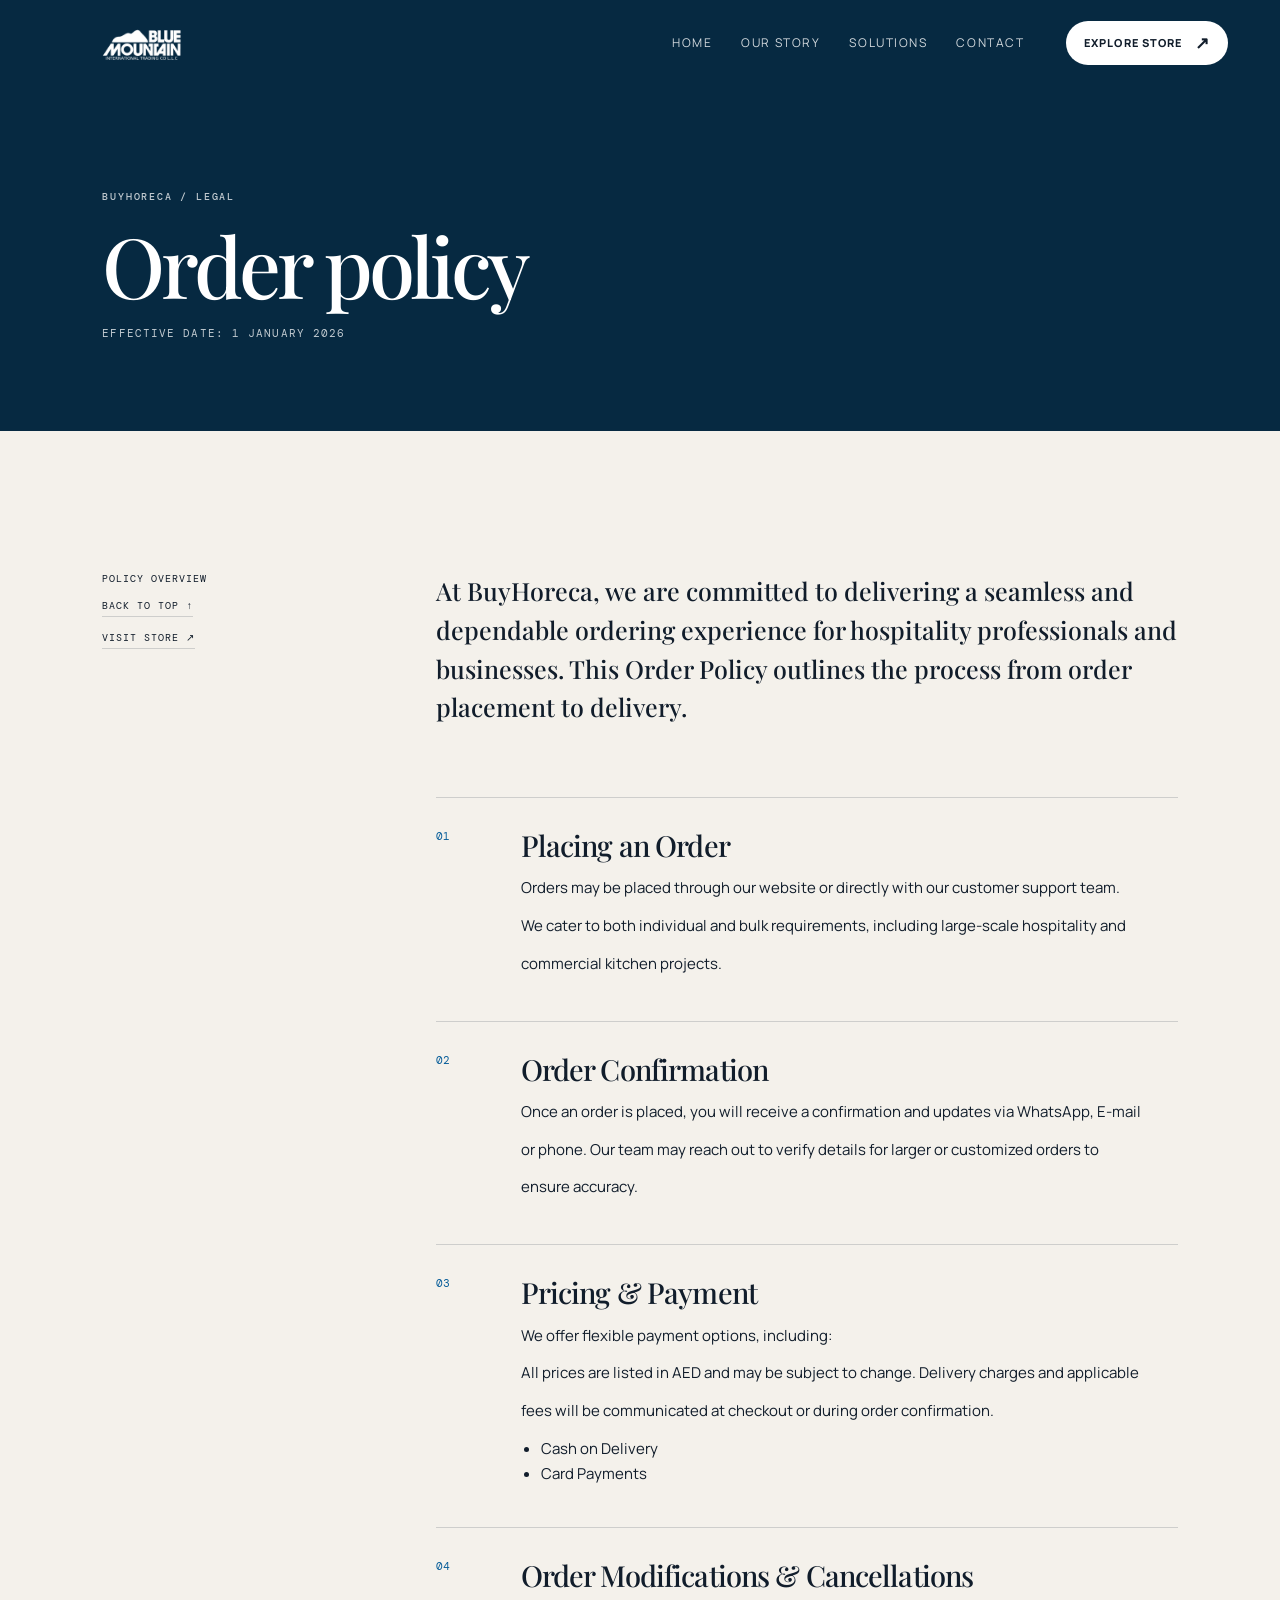
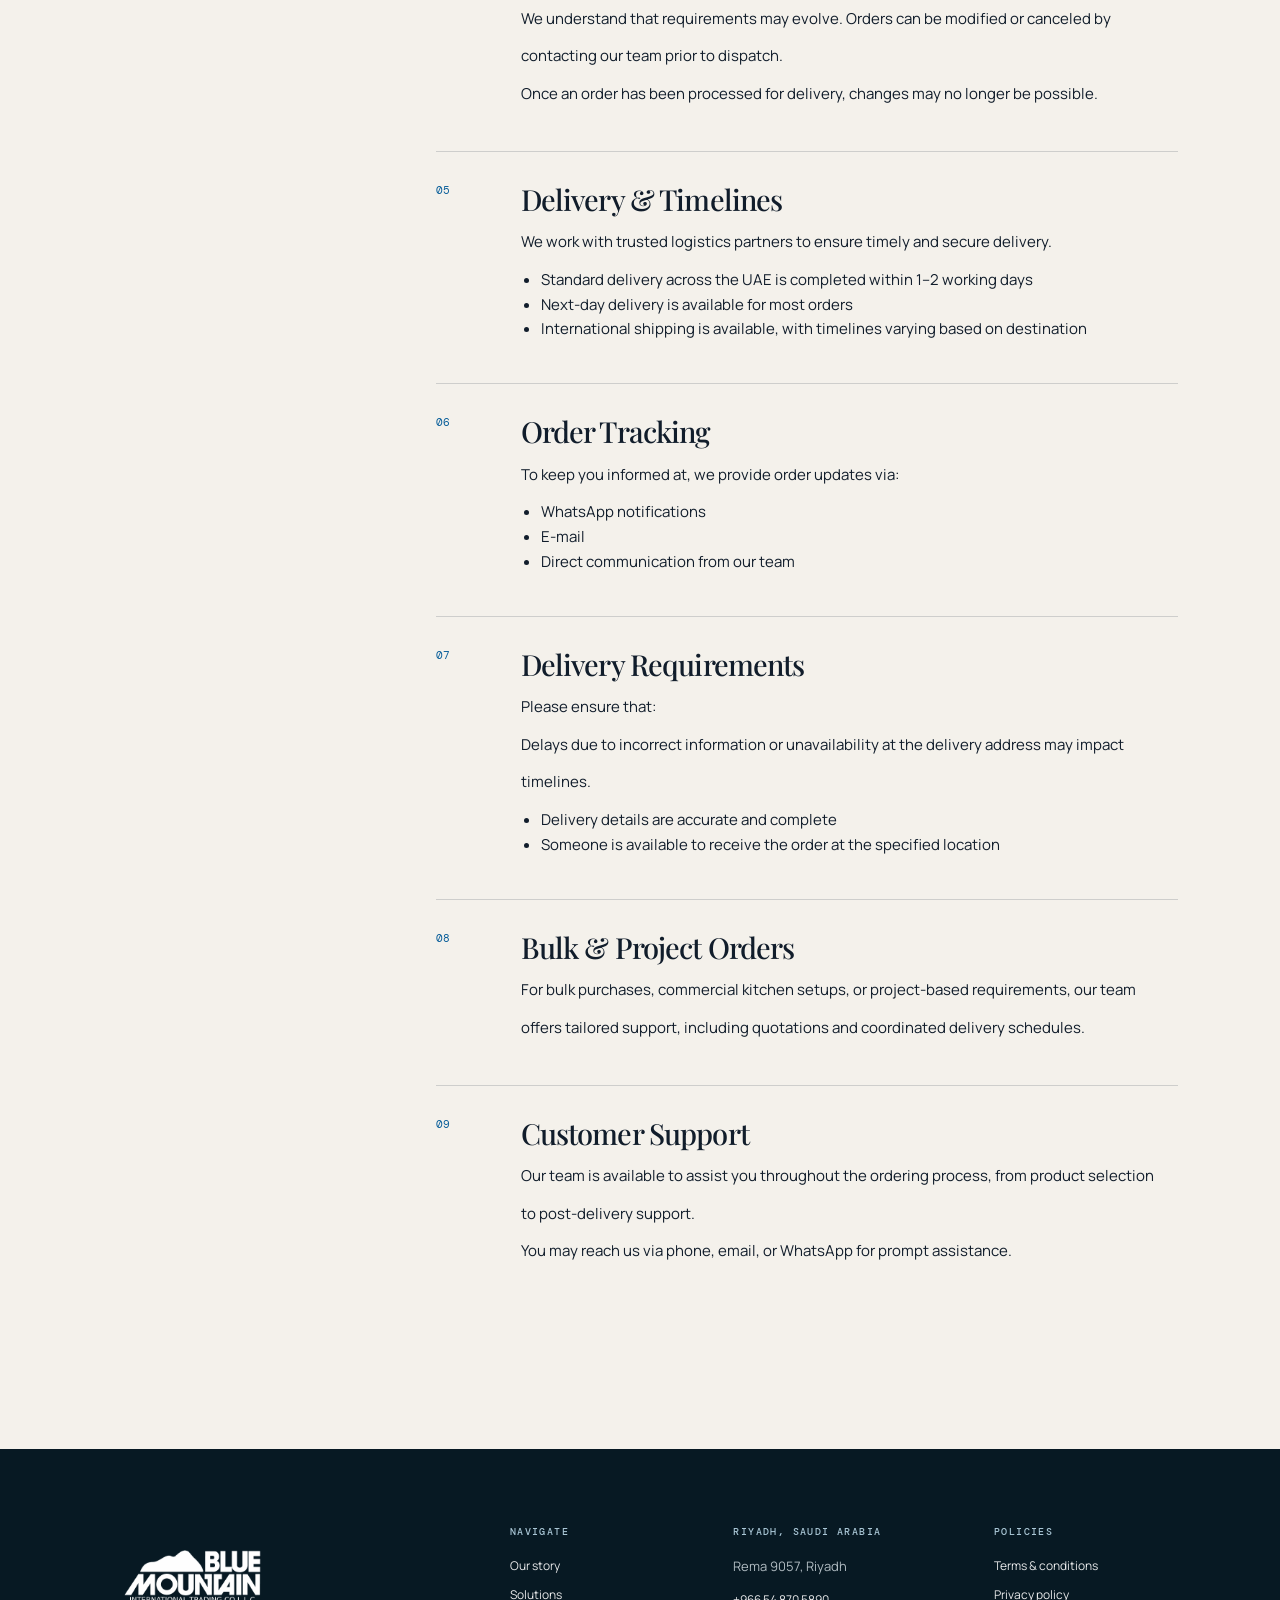
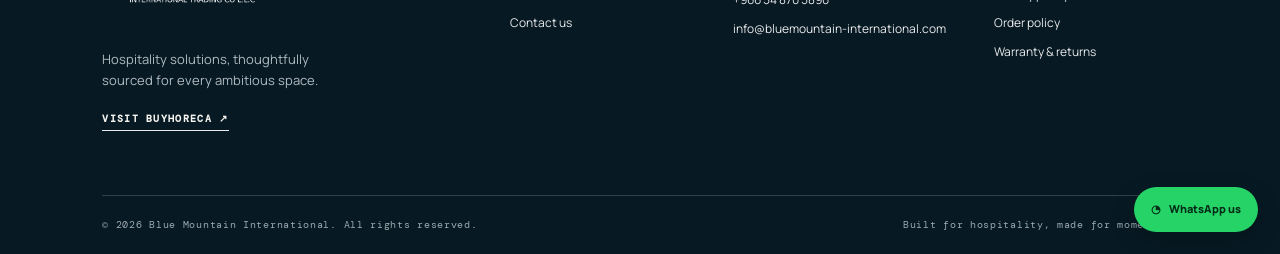
<file: order-policy.html>
<!doctype html><html lang="en"><head><meta charset="UTF-8"><meta name="viewport" content="width=device-width, initial-scale=1.0"><meta name="description" content="Blue Mountain International — Saudi Arabia's trusted hospitality supply partner."><title>Order policy | Blue Mountain International</title><link rel="preconnect" href="https://images.unsplash.com"><link rel="stylesheet" href="styles.css"><script defer src="script.js"></script></head><body class="policy-page"><header class="site-header"><a class="brand" href="index.html" aria-label="Blue Mountain home"><img src="Blue-Moon.png" alt="Blue Mountain International"></a><button class="menu-toggle" aria-label="Open navigation" aria-expanded="false"><span></span><span></span></button><nav class="site-nav"><a href="index.html">Home</a><a href="about.html">Our story</a><a href="solutions.html">Solutions</a><a href="contact.html">Contact</a></nav><a class="header-store magnetic" href="https://mpileb2e040x8x76-73389474075.shopifypreview.com" target="_blank" rel="noopener">Explore store <span>↗</span></a></header><main><section class="policy-hero"><p class="eyebrow">BuyHoreca / Legal</p><h1>Order policy</h1><p>Effective date: 1 January 2026</p></section><section class="policy-content section-pad"><aside><span>Policy overview</span><a href="#top">Back to top ↑</a><a href="https://mpileb2e040x8x76-73389474075.shopifypreview.com" target="_blank" rel="noopener">Visit store ↗</a></aside><div id="top"><p class="policy-intro">At BuyHoreca, we are committed to delivering a seamless and dependable ordering
experience for hospitality professionals and businesses. This Order Policy outlines the
process from order placement to delivery.</p><article class="policy-section"><span>01</span><div><h2>Placing an Order</h2><p>Orders may be placed through our website or directly with our customer support team.</p><p>We cater to both individual and bulk requirements, including large-scale hospitality and</p><p>commercial kitchen projects.</p></div></article><article class="policy-section"><span>02</span><div><h2>Order Confirmation</h2><p>Once an order is placed, you will receive a confirmation and updates via WhatsApp, E-mail</p><p>or phone. Our team may reach out to verify details for larger or customized orders to</p><p>ensure accuracy.</p></div></article><article class="policy-section"><span>03</span><div><h2>Pricing &amp; Payment</h2><p>We offer flexible payment options, including:</p><p>All prices are listed in AED and may be subject to change. Delivery charges and applicable</p><p>fees will be communicated at checkout or during order confirmation.</p><ul><li>Cash on Delivery</li><li>Card Payments</li></ul></div></article><article class="policy-section"><span>04</span><div><h2>Order Modifications &amp; Cancellations</h2><p>We understand that requirements may evolve. Orders can be modified or canceled by</p><p>contacting our team prior to dispatch.</p><p>Once an order has been processed for delivery, changes may no longer be possible.</p></div></article><article class="policy-section"><span>05</span><div><h2>Delivery &amp; Timelines</h2><p>We work with trusted logistics partners to ensure timely and secure delivery.</p><ul><li>Standard delivery across the UAE is completed within 1–2 working days</li><li>Next-day delivery is available for most orders</li><li>International shipping is available, with timelines varying based on destination</li></ul></div></article><article class="policy-section"><span>06</span><div><h2>Order Tracking</h2><p>To keep you informed at, we provide order updates via:</p><ul><li>WhatsApp notifications</li><li>E-mail</li><li>Direct communication from our team</li></ul></div></article><article class="policy-section"><span>07</span><div><h2>Delivery Requirements</h2><p>Please ensure that:</p><p>Delays due to incorrect information or unavailability at the delivery address may impact</p><p>timelines.</p><ul><li>Delivery details are accurate and complete</li><li>Someone is available to receive the order at the specified location</li></ul></div></article><article class="policy-section"><span>08</span><div><h2>Bulk &amp; Project Orders</h2><p>For bulk purchases, commercial kitchen setups, or project-based requirements, our team</p><p>offers tailored support, including quotations and coordinated delivery schedules.</p></div></article><article class="policy-section"><span>09</span><div><h2>Customer Support</h2><p>Our team is available to assist you throughout the ordering process, from product selection</p><p>to post-delivery support.</p><p>You may reach us via phone, email, or WhatsApp for prompt assistance.</p></div></article></div></section></main><footer class="site-footer"><div class="footer-top"><div><img src="Blue-Moon.png" class="footer-logo" alt="Blue Mountain International"><p>Hospitality solutions, thoughtfully sourced for every ambitious space.</p><a class="footer-store" href="https://mpileb2e040x8x76-73389474075.shopifypreview.com" target="_blank" rel="noopener">Visit BuyHoreca <span>↗</span></a></div><div><h4>Navigate</h4><a href="about.html">Our story</a><a href="solutions.html">Solutions</a><a href="contact.html">Contact us</a></div><div><h4>Riyadh, Saudi Arabia</h4><p>Rema 9057, Riyadh</p><a href="tel:+966548705890">+966 54 870 5890</a><a href="mailto:info@bluemountain-international.com">info@bluemountain-international.com</a></div><div><h4>Policies</h4><a href="terms.html">Terms & conditions</a><a href="privacy.html">Privacy policy</a><a href="order-policy.html">Order policy</a><a href="warranty-returns.html">Warranty & returns</a></div></div><div class="footer-bottom"><span>© 2026 Blue Mountain International. All rights reserved.</span><span>Built for hospitality, made for momentum.</span></div></footer><a class="whatsapp" href="https://wa.me/966548705890" target="_blank" rel="noopener" aria-label="Chat on WhatsApp">◔<span>WhatsApp us</span></a></body></html>
</file>
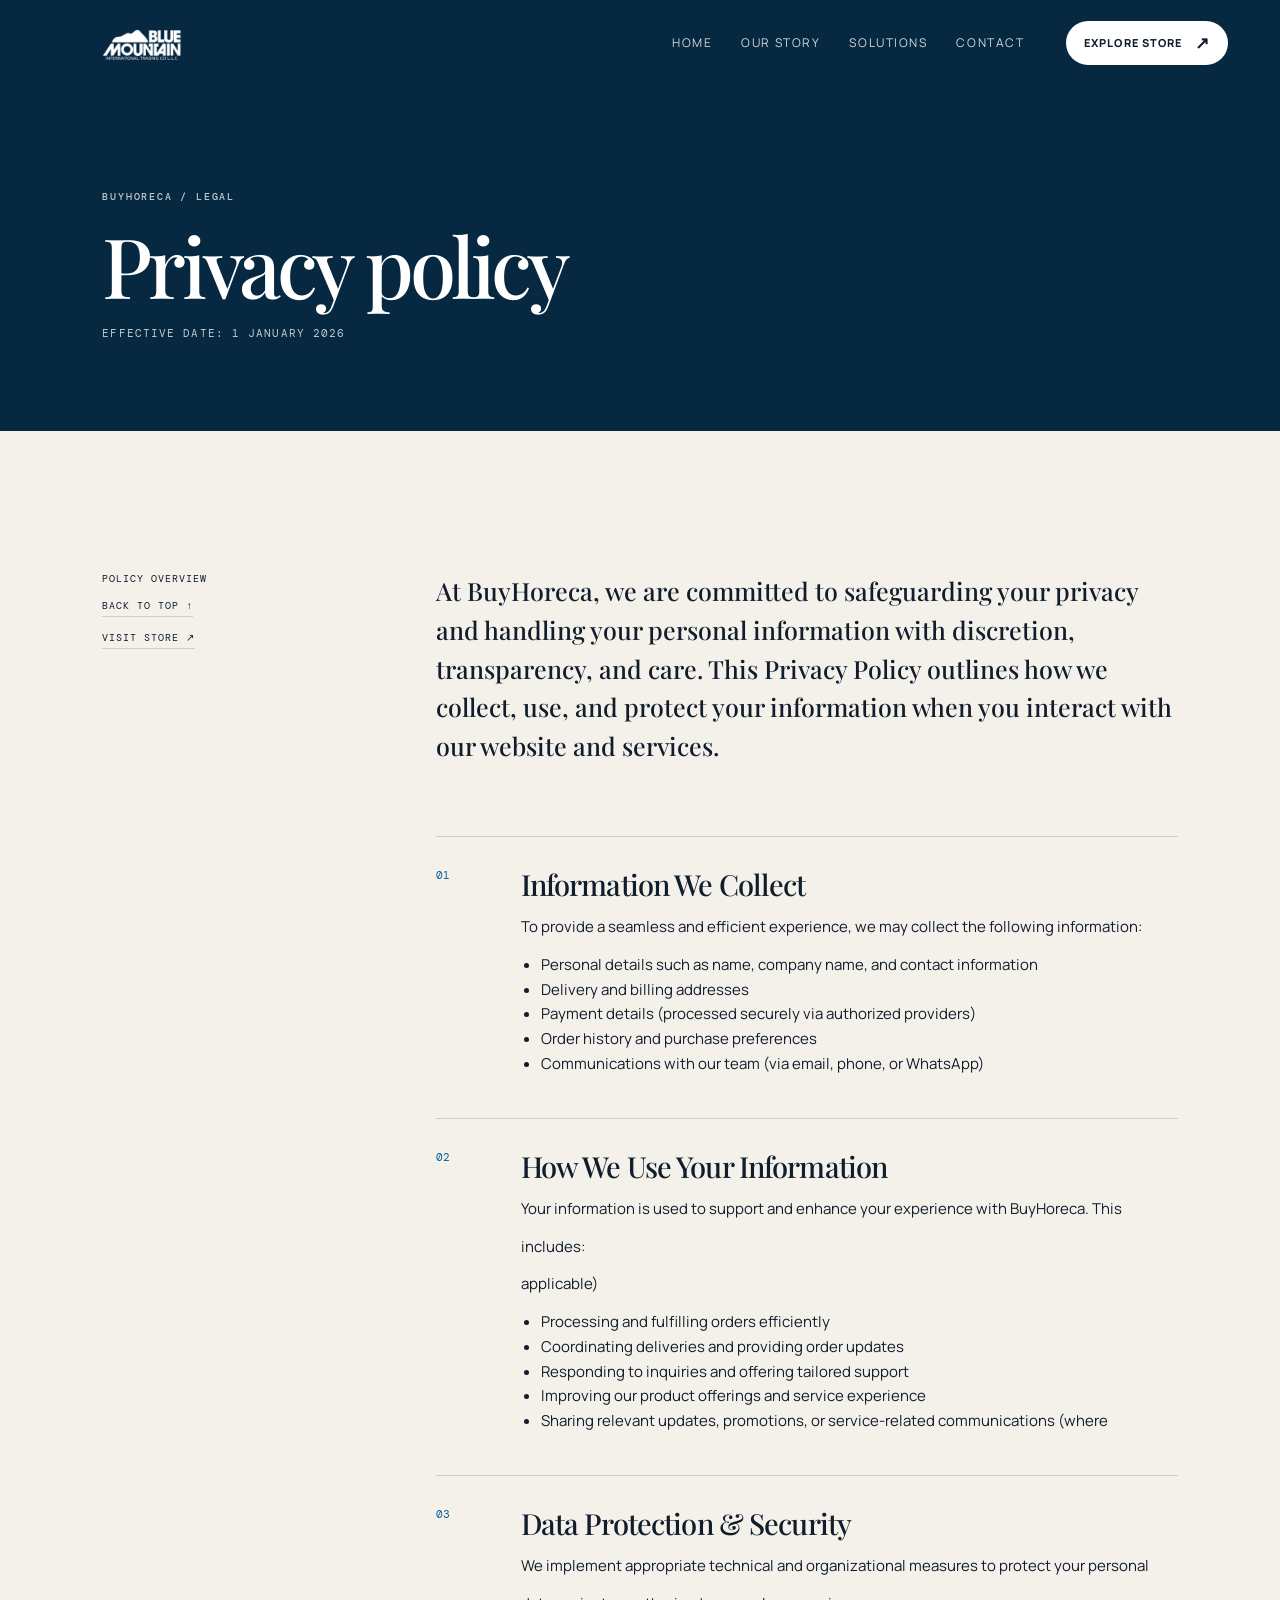
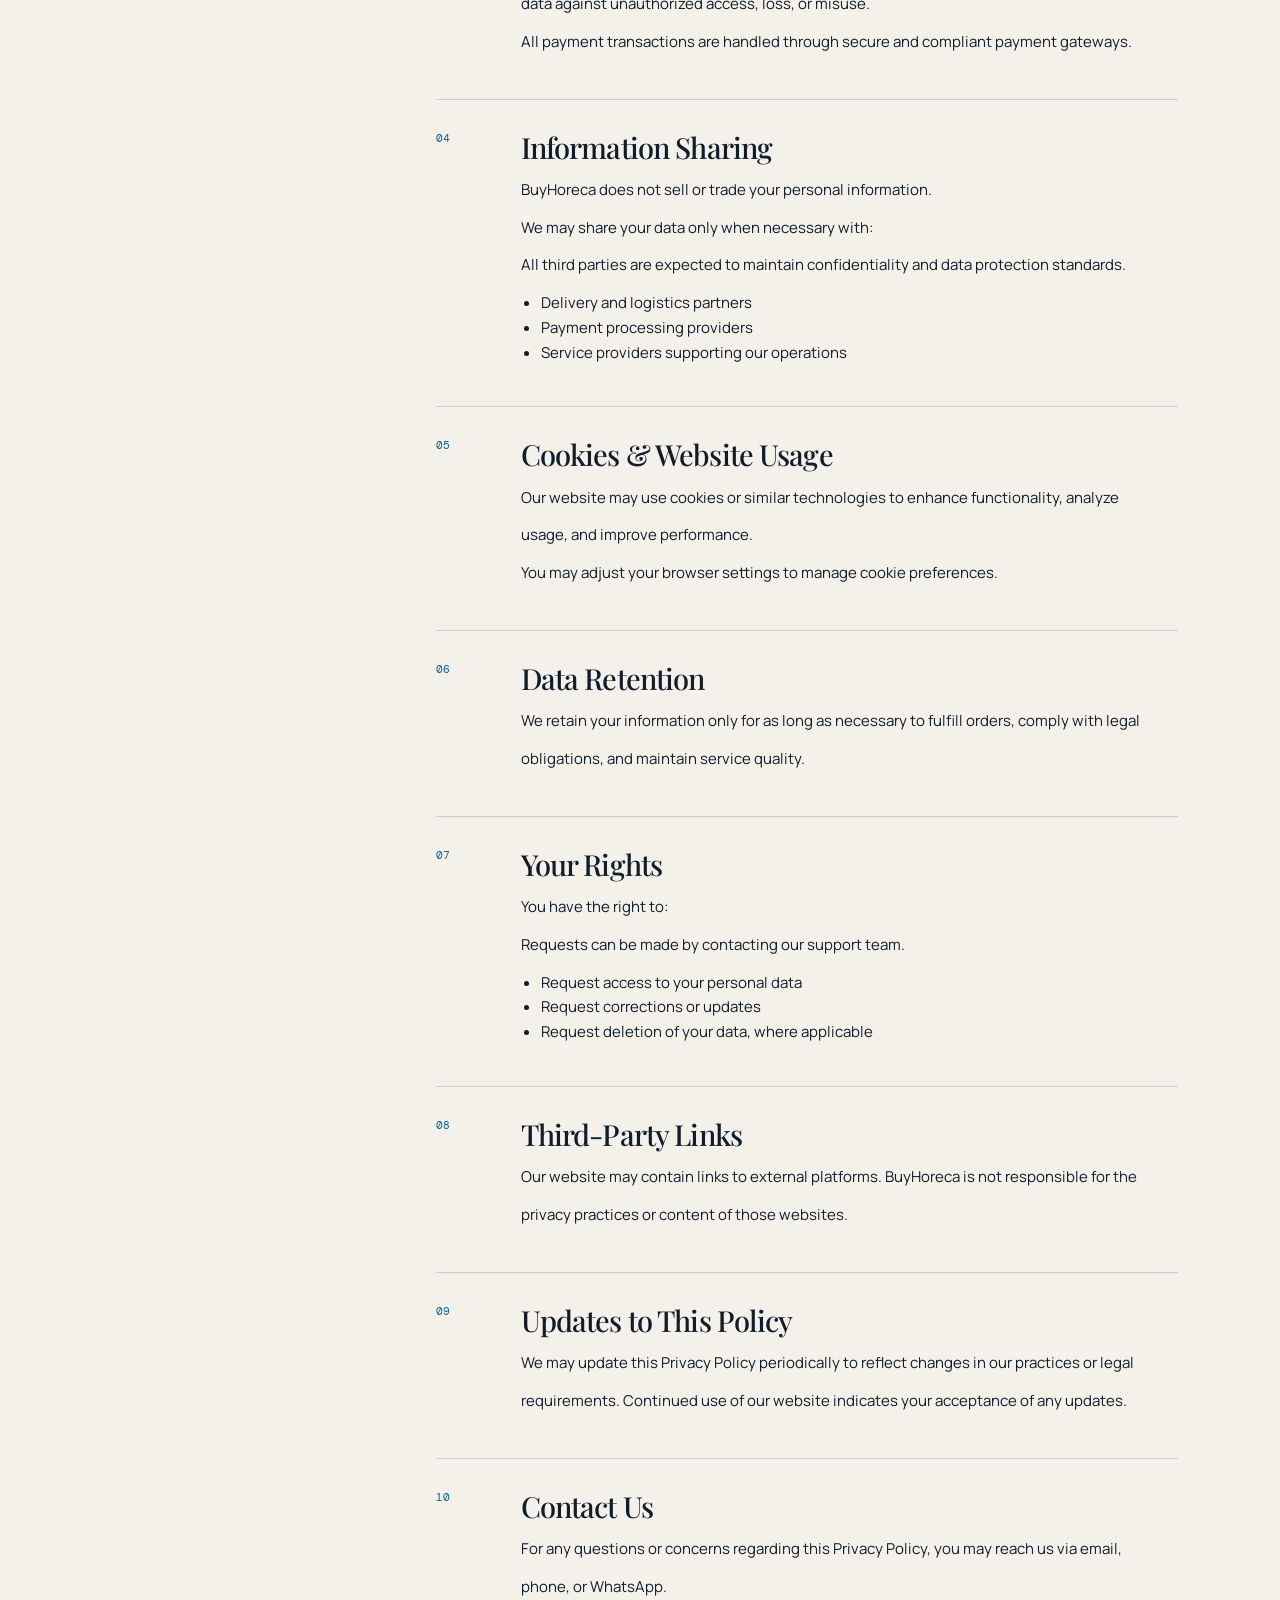
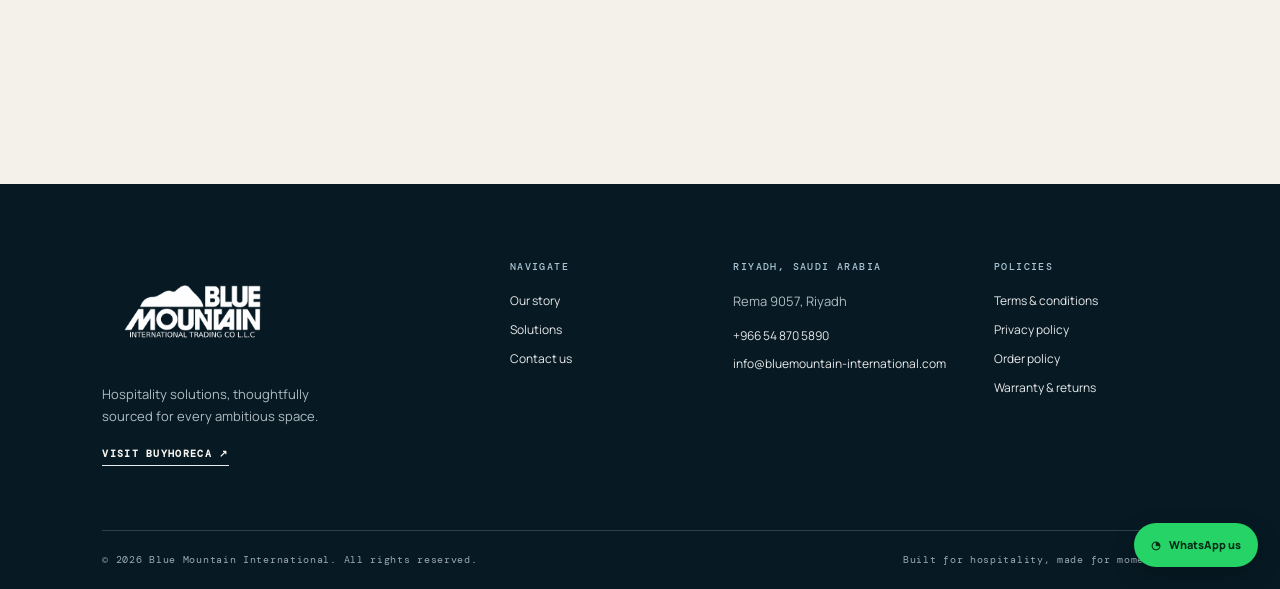
<file: privacy.html>
<!doctype html><html lang="en"><head><meta charset="UTF-8"><meta name="viewport" content="width=device-width, initial-scale=1.0"><meta name="description" content="Blue Mountain International — Saudi Arabia's trusted hospitality supply partner."><title>Privacy policy | Blue Mountain International</title><link rel="preconnect" href="https://images.unsplash.com"><link rel="stylesheet" href="styles.css"><script defer src="script.js"></script></head><body class="policy-page"><header class="site-header"><a class="brand" href="index.html" aria-label="Blue Mountain home"><img src="Blue-Moon.png" alt="Blue Mountain International"></a><button class="menu-toggle" aria-label="Open navigation" aria-expanded="false"><span></span><span></span></button><nav class="site-nav"><a href="index.html">Home</a><a href="about.html">Our story</a><a href="solutions.html">Solutions</a><a href="contact.html">Contact</a></nav><a class="header-store magnetic" href="https://mpileb2e040x8x76-73389474075.shopifypreview.com" target="_blank" rel="noopener">Explore store <span>↗</span></a></header><main><section class="policy-hero"><p class="eyebrow">BuyHoreca / Legal</p><h1>Privacy policy</h1><p>Effective date: 1 January 2026</p></section><section class="policy-content section-pad"><aside><span>Policy overview</span><a href="#top">Back to top ↑</a><a href="https://mpileb2e040x8x76-73389474075.shopifypreview.com" target="_blank" rel="noopener">Visit store ↗</a></aside><div id="top"><p class="policy-intro">At BuyHoreca, we are committed to safeguarding your privacy and handling your personal
information with discretion, transparency, and care. This Privacy Policy outlines how we
collect, use, and protect your information when you interact with our website and services.</p><article class="policy-section"><span>01</span><div><h2>Information We Collect</h2><p>To provide a seamless and efficient experience, we may collect the following information:</p><ul><li>Personal details such as name, company name, and contact information</li><li>Delivery and billing addresses</li><li>Payment details (processed securely via authorized providers)</li><li>Order history and purchase preferences</li><li>Communications with our team (via email, phone, or WhatsApp)</li></ul></div></article><article class="policy-section"><span>02</span><div><h2>How We Use Your Information</h2><p>Your information is used to support and enhance your experience with BuyHoreca. This</p><p>includes:</p><p>applicable)</p><ul><li>Processing and fulfilling orders efficiently</li><li>Coordinating deliveries and providing order updates</li><li>Responding to inquiries and offering tailored support</li><li>Improving our product offerings and service experience</li><li>Sharing relevant updates, promotions, or service-related communications (where</li></ul></div></article><article class="policy-section"><span>03</span><div><h2>Data Protection &amp; Security</h2><p>We implement appropriate technical and organizational measures to protect your personal</p><p>data against unauthorized access, loss, or misuse.</p><p>All payment transactions are handled through secure and compliant payment gateways.</p></div></article><article class="policy-section"><span>04</span><div><h2>Information Sharing</h2><p>BuyHoreca does not sell or trade your personal information.</p><p>We may share your data only when necessary with:</p><p>All third parties are expected to maintain confidentiality and data protection standards.</p><ul><li>Delivery and logistics partners</li><li>Payment processing providers</li><li>Service providers supporting our operations</li></ul></div></article><article class="policy-section"><span>05</span><div><h2>Cookies &amp; Website Usage</h2><p>Our website may use cookies or similar technologies to enhance functionality, analyze</p><p>usage, and improve performance.</p><p>You may adjust your browser settings to manage cookie preferences.</p></div></article><article class="policy-section"><span>06</span><div><h2>Data Retention</h2><p>We retain your information only for as long as necessary to fulfill orders, comply with legal</p><p>obligations, and maintain service quality.</p></div></article><article class="policy-section"><span>07</span><div><h2>Your Rights</h2><p>You have the right to:</p><p>Requests can be made by contacting our support team.</p><ul><li>Request access to your personal data</li><li>Request corrections or updates</li><li>Request deletion of your data, where applicable</li></ul></div></article><article class="policy-section"><span>08</span><div><h2>Third-Party Links</h2><p>Our website may contain links to external platforms. BuyHoreca is not responsible for the</p><p>privacy practices or content of those websites.</p></div></article><article class="policy-section"><span>09</span><div><h2>Updates to This Policy</h2><p>We may update this Privacy Policy periodically to reflect changes in our practices or legal</p><p>requirements. Continued use of our website indicates your acceptance of any updates.</p></div></article><article class="policy-section"><span>10</span><div><h2>Contact Us</h2><p>For any questions or concerns regarding this Privacy Policy, you may reach us via email,</p><p>phone, or WhatsApp.</p></div></article></div></section></main><footer class="site-footer"><div class="footer-top"><div><img src="Blue-Moon.png" class="footer-logo" alt="Blue Mountain International"><p>Hospitality solutions, thoughtfully sourced for every ambitious space.</p><a class="footer-store" href="https://mpileb2e040x8x76-73389474075.shopifypreview.com" target="_blank" rel="noopener">Visit BuyHoreca <span>↗</span></a></div><div><h4>Navigate</h4><a href="about.html">Our story</a><a href="solutions.html">Solutions</a><a href="contact.html">Contact us</a></div><div><h4>Riyadh, Saudi Arabia</h4><p>Rema 9057, Riyadh</p><a href="tel:+966548705890">+966 54 870 5890</a><a href="mailto:info@bluemountain-international.com">info@bluemountain-international.com</a></div><div><h4>Policies</h4><a href="terms.html">Terms & conditions</a><a href="privacy.html">Privacy policy</a><a href="order-policy.html">Order policy</a><a href="warranty-returns.html">Warranty & returns</a></div></div><div class="footer-bottom"><span>© 2026 Blue Mountain International. All rights reserved.</span><span>Built for hospitality, made for momentum.</span></div></footer><a class="whatsapp" href="https://wa.me/966548705890" target="_blank" rel="noopener" aria-label="Chat on WhatsApp">◔<span>WhatsApp us</span></a></body></html>
</file>
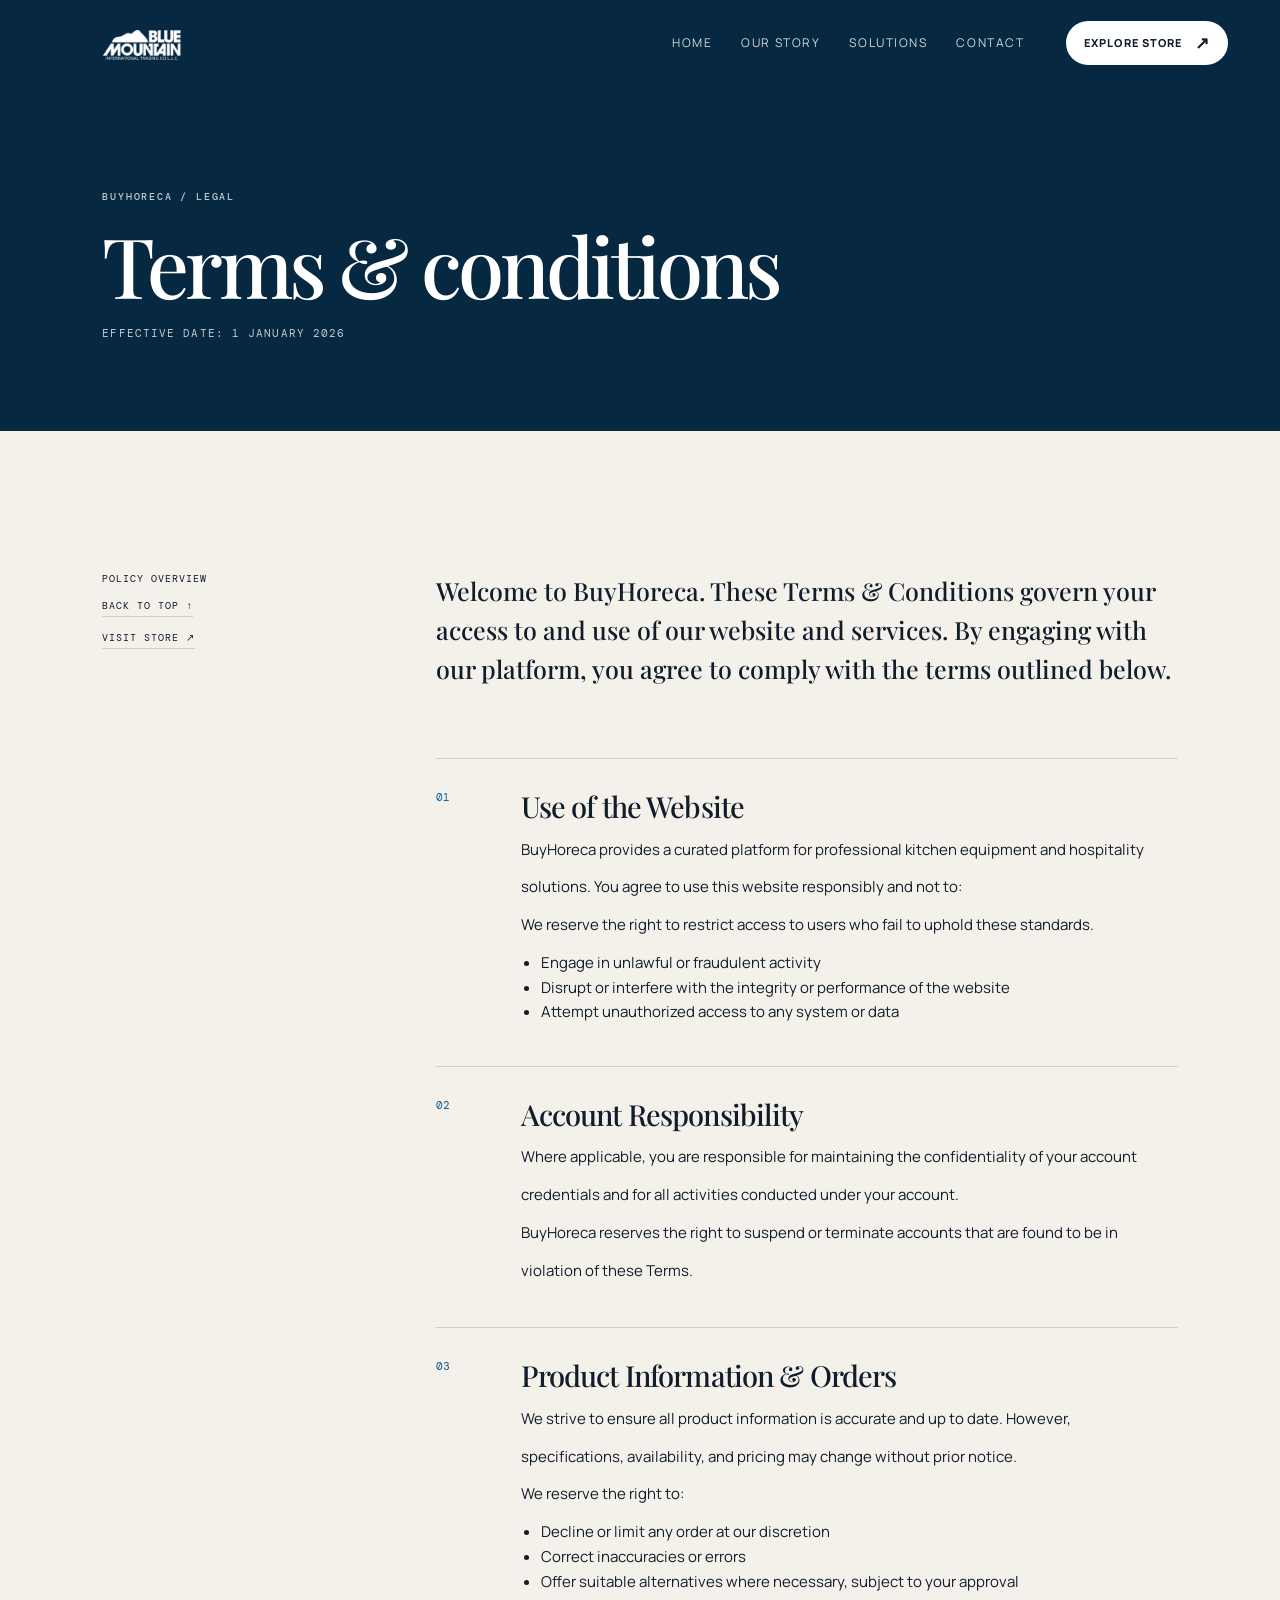
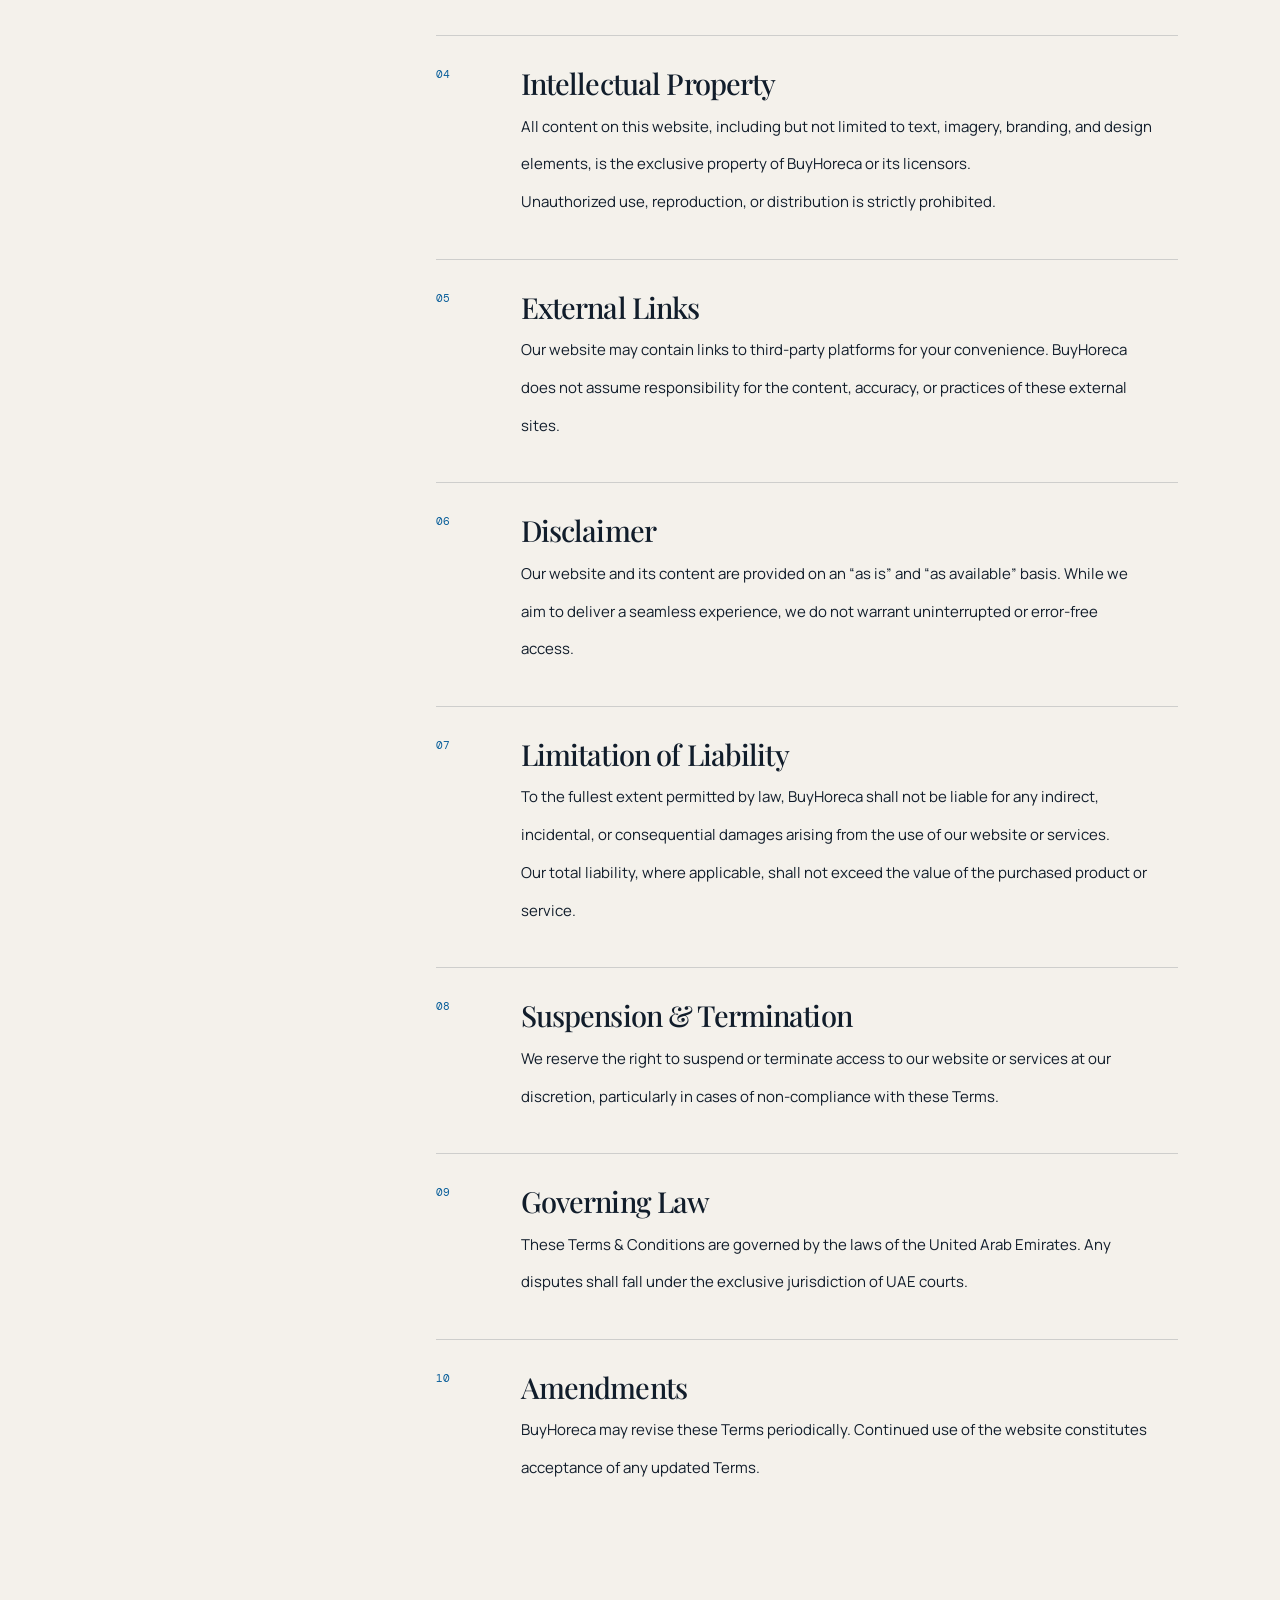
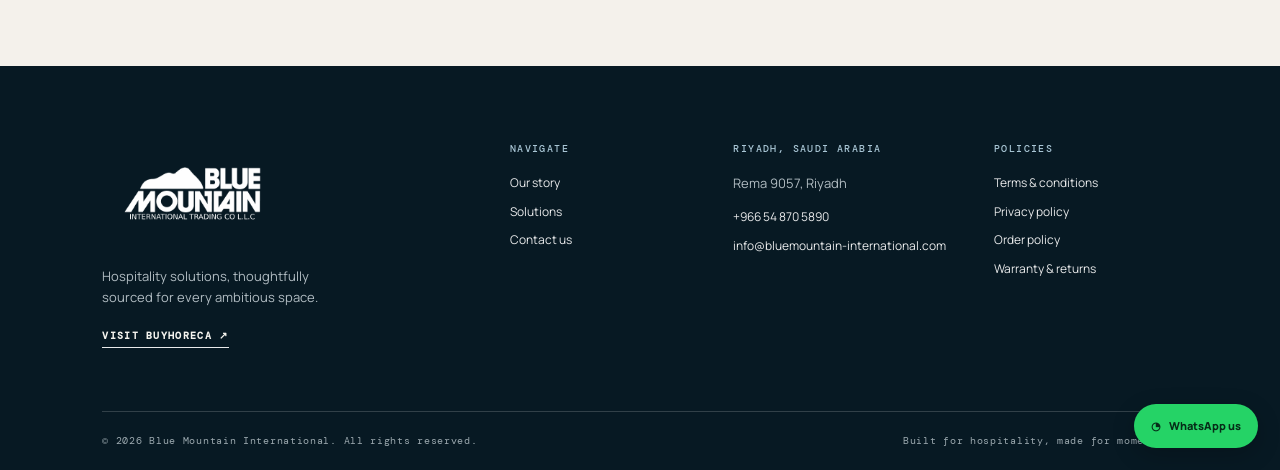
<file: terms.html>
<!doctype html><html lang="en"><head><meta charset="UTF-8"><meta name="viewport" content="width=device-width, initial-scale=1.0"><meta name="description" content="Blue Mountain International — Saudi Arabia's trusted hospitality supply partner."><title>Terms & conditions | Blue Mountain International</title><link rel="preconnect" href="https://images.unsplash.com"><link rel="stylesheet" href="styles.css"><script defer src="script.js"></script></head><body class="policy-page"><header class="site-header"><a class="brand" href="index.html" aria-label="Blue Mountain home"><img src="Blue-Moon.png" alt="Blue Mountain International"></a><button class="menu-toggle" aria-label="Open navigation" aria-expanded="false"><span></span><span></span></button><nav class="site-nav"><a href="index.html">Home</a><a href="about.html">Our story</a><a href="solutions.html">Solutions</a><a href="contact.html">Contact</a></nav><a class="header-store magnetic" href="https://mpileb2e040x8x76-73389474075.shopifypreview.com" target="_blank" rel="noopener">Explore store <span>↗</span></a></header><main><section class="policy-hero"><p class="eyebrow">BuyHoreca / Legal</p><h1>Terms & conditions</h1><p>Effective date: 1 January 2026</p></section><section class="policy-content section-pad"><aside><span>Policy overview</span><a href="#top">Back to top ↑</a><a href="https://mpileb2e040x8x76-73389474075.shopifypreview.com" target="_blank" rel="noopener">Visit store ↗</a></aside><div id="top"><p class="policy-intro">Welcome to BuyHoreca. These Terms &amp; Conditions govern your access to and use of our
website and services. By engaging with our platform, you agree to comply with the terms
outlined below.</p><article class="policy-section"><span>01</span><div><h2>Use of the Website</h2><p>BuyHoreca provides a curated platform for professional kitchen equipment and hospitality</p><p>solutions. You agree to use this website responsibly and not to:</p><p>We reserve the right to restrict access to users who fail to uphold these standards.</p><ul><li>Engage in unlawful or fraudulent activity</li><li>Disrupt or interfere with the integrity or performance of the website</li><li>Attempt unauthorized access to any system or data</li></ul></div></article><article class="policy-section"><span>02</span><div><h2>Account Responsibility</h2><p>Where applicable, you are responsible for maintaining the confidentiality of your account</p><p>credentials and for all activities conducted under your account.</p><p>BuyHoreca reserves the right to suspend or terminate accounts that are found to be in</p><p>violation of these Terms.</p></div></article><article class="policy-section"><span>03</span><div><h2>Product Information &amp; Orders</h2><p>We strive to ensure all product information is accurate and up to date. However,</p><p>specifications, availability, and pricing may change without prior notice.</p><p>We reserve the right to:</p><ul><li>Decline or limit any order at our discretion</li><li>Correct inaccuracies or errors</li><li>Offer suitable alternatives where necessary, subject to your approval</li></ul></div></article><article class="policy-section"><span>04</span><div><h2>Intellectual Property</h2><p>All content on this website, including but not limited to text, imagery, branding, and design</p><p>elements, is the exclusive property of BuyHoreca or its licensors.</p><p>Unauthorized use, reproduction, or distribution is strictly prohibited.</p></div></article><article class="policy-section"><span>05</span><div><h2>External Links</h2><p>Our website may contain links to third-party platforms for your convenience. BuyHoreca</p><p>does not assume responsibility for the content, accuracy, or practices of these external</p><p>sites.</p></div></article><article class="policy-section"><span>06</span><div><h2>Disclaimer</h2><p>Our website and its content are provided on an “as is” and “as available” basis. While we</p><p>aim to deliver a seamless experience, we do not warrant uninterrupted or error-free</p><p>access.</p></div></article><article class="policy-section"><span>07</span><div><h2>Limitation of Liability</h2><p>To the fullest extent permitted by law, BuyHoreca shall not be liable for any indirect,</p><p>incidental, or consequential damages arising from the use of our website or services.</p><p>Our total liability, where applicable, shall not exceed the value of the purchased product or</p><p>service.</p></div></article><article class="policy-section"><span>08</span><div><h2>Suspension &amp; Termination</h2><p>We reserve the right to suspend or terminate access to our website or services at our</p><p>discretion, particularly in cases of non-compliance with these Terms.</p></div></article><article class="policy-section"><span>09</span><div><h2>Governing Law</h2><p>These Terms &amp; Conditions are governed by the laws of the United Arab Emirates. Any</p><p>disputes shall fall under the exclusive jurisdiction of UAE courts.</p></div></article><article class="policy-section"><span>10</span><div><h2>Amendments</h2><p>BuyHoreca may revise these Terms periodically. Continued use of the website constitutes</p><p>acceptance of any updated Terms.</p></div></article></div></section></main><footer class="site-footer"><div class="footer-top"><div><img src="Blue-Moon.png" class="footer-logo" alt="Blue Mountain International"><p>Hospitality solutions, thoughtfully sourced for every ambitious space.</p><a class="footer-store" href="https://mpileb2e040x8x76-73389474075.shopifypreview.com" target="_blank" rel="noopener">Visit BuyHoreca <span>↗</span></a></div><div><h4>Navigate</h4><a href="about.html">Our story</a><a href="solutions.html">Solutions</a><a href="contact.html">Contact us</a></div><div><h4>Riyadh, Saudi Arabia</h4><p>Rema 9057, Riyadh</p><a href="tel:+966548705890">+966 54 870 5890</a><a href="mailto:info@bluemountain-international.com">info@bluemountain-international.com</a></div><div><h4>Policies</h4><a href="terms.html">Terms & conditions</a><a href="privacy.html">Privacy policy</a><a href="order-policy.html">Order policy</a><a href="warranty-returns.html">Warranty & returns</a></div></div><div class="footer-bottom"><span>© 2026 Blue Mountain International. All rights reserved.</span><span>Built for hospitality, made for momentum.</span></div></footer><a class="whatsapp" href="https://wa.me/966548705890" target="_blank" rel="noopener" aria-label="Chat on WhatsApp">◔<span>WhatsApp us</span></a></body></html>
</file>
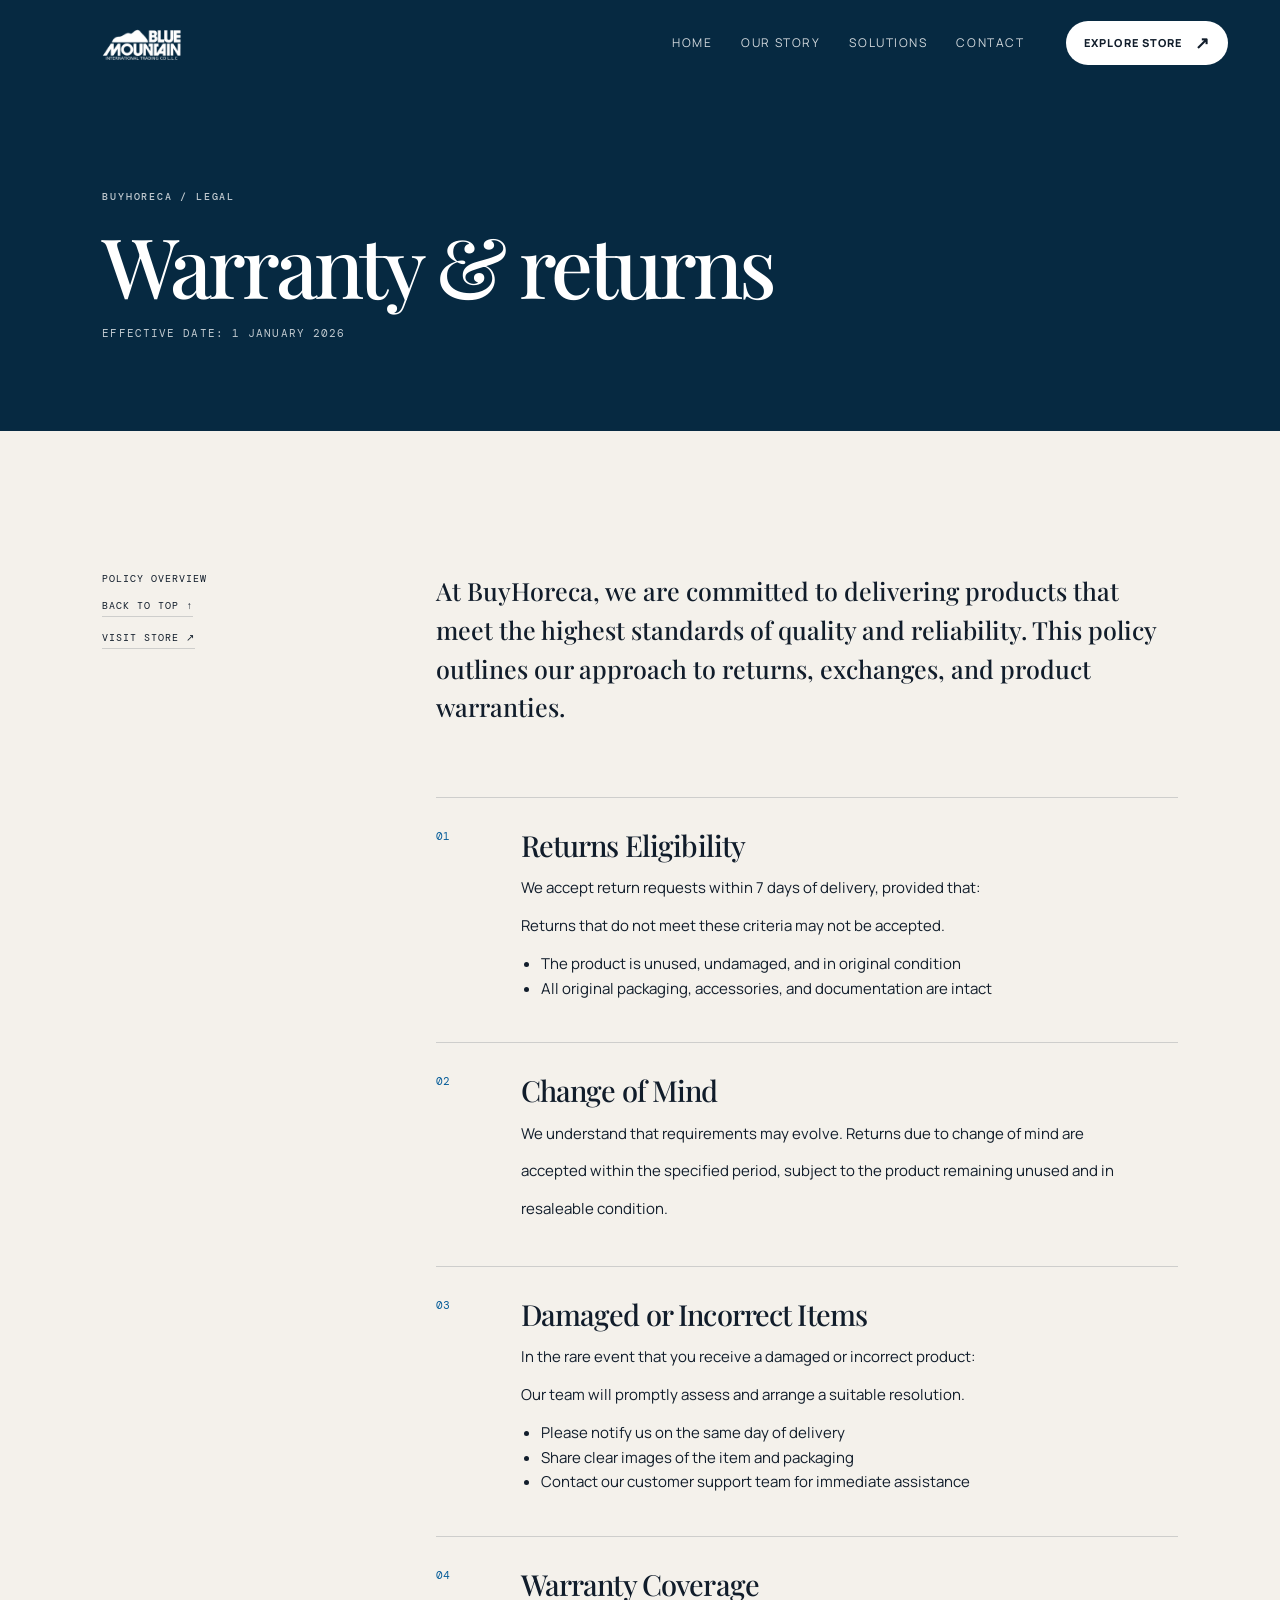
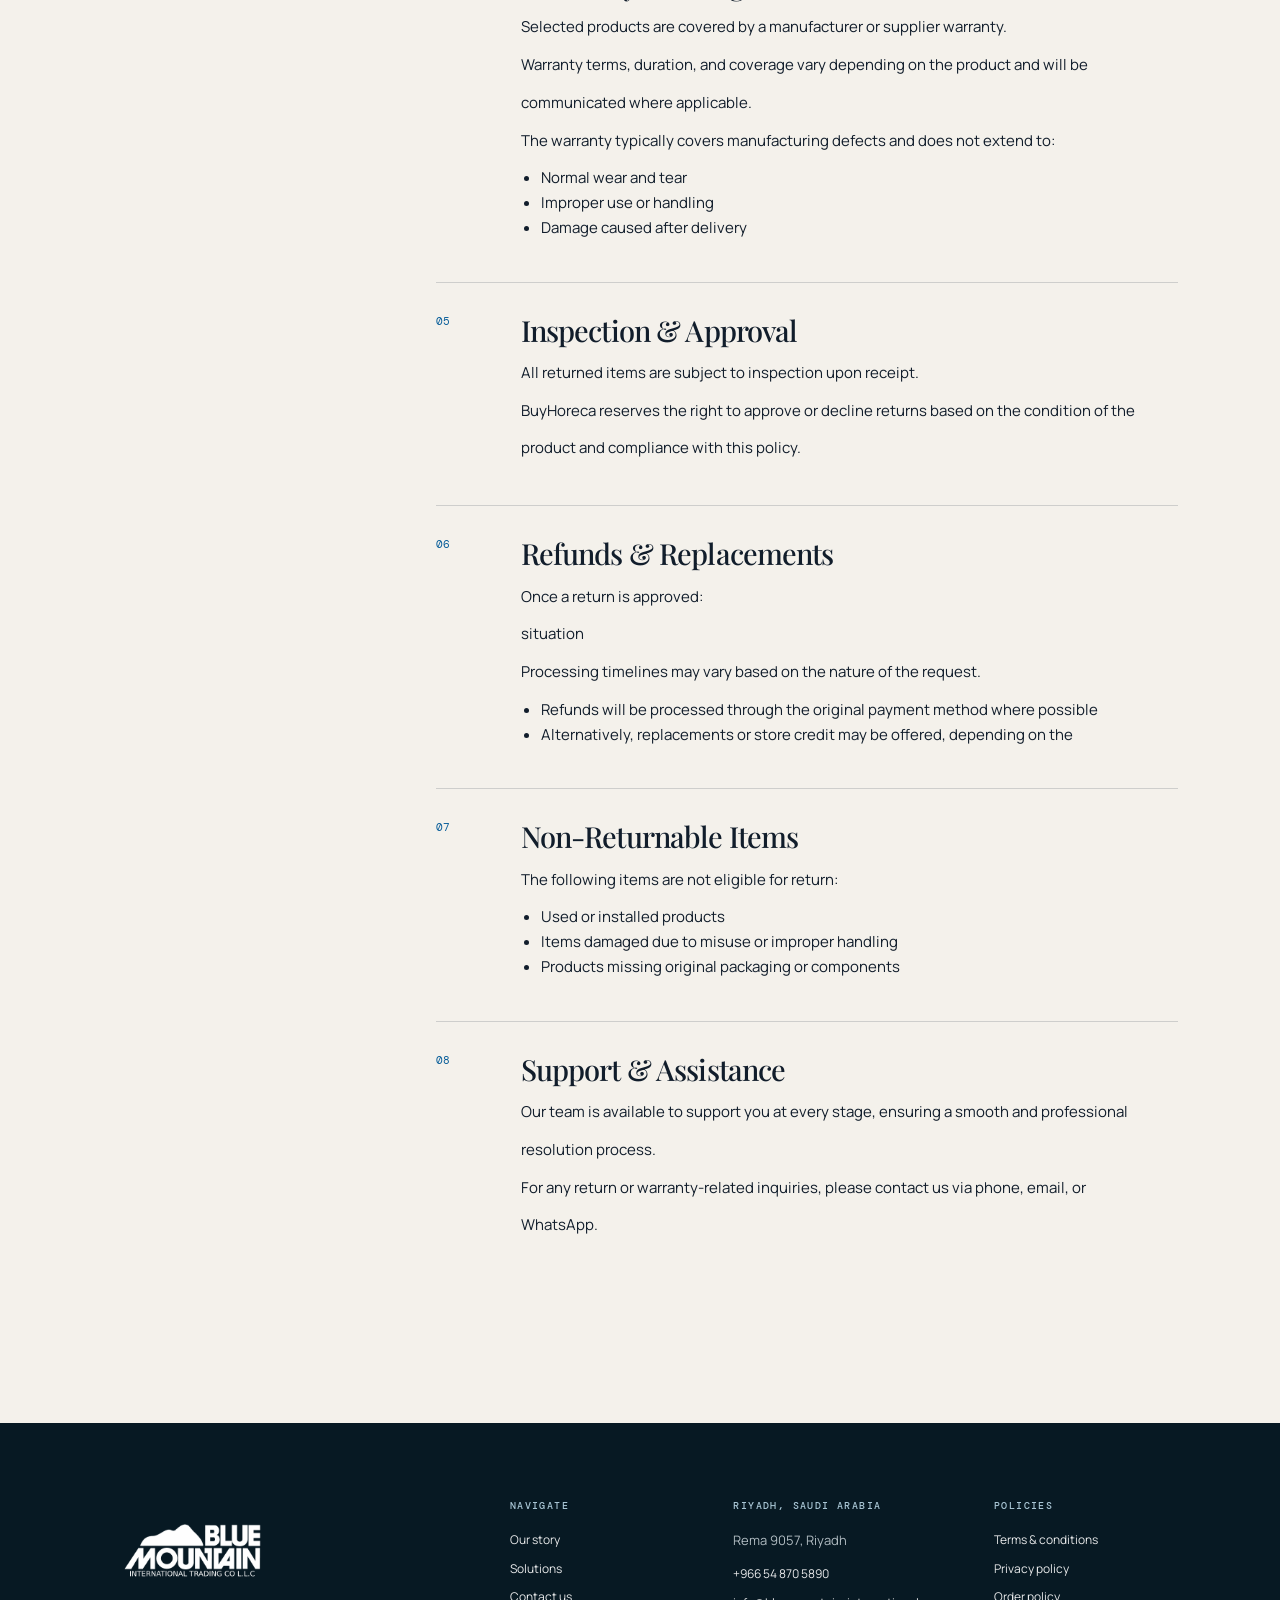
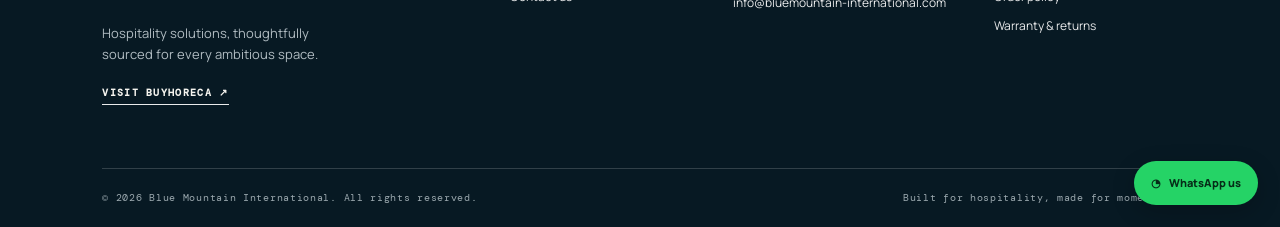
<file: warranty-returns.html>
<!doctype html><html lang="en"><head><meta charset="UTF-8"><meta name="viewport" content="width=device-width, initial-scale=1.0"><meta name="description" content="Blue Mountain International — Saudi Arabia's trusted hospitality supply partner."><title>Warranty & returns | Blue Mountain International</title><link rel="preconnect" href="https://images.unsplash.com"><link rel="stylesheet" href="styles.css"><script defer src="script.js"></script></head><body class="policy-page"><header class="site-header"><a class="brand" href="index.html" aria-label="Blue Mountain home"><img src="Blue-Moon.png" alt="Blue Mountain International"></a><button class="menu-toggle" aria-label="Open navigation" aria-expanded="false"><span></span><span></span></button><nav class="site-nav"><a href="index.html">Home</a><a href="about.html">Our story</a><a href="solutions.html">Solutions</a><a href="contact.html">Contact</a></nav><a class="header-store magnetic" href="https://mpileb2e040x8x76-73389474075.shopifypreview.com" target="_blank" rel="noopener">Explore store <span>↗</span></a></header><main><section class="policy-hero"><p class="eyebrow">BuyHoreca / Legal</p><h1>Warranty & returns</h1><p>Effective date: 1 January 2026</p></section><section class="policy-content section-pad"><aside><span>Policy overview</span><a href="#top">Back to top ↑</a><a href="https://mpileb2e040x8x76-73389474075.shopifypreview.com" target="_blank" rel="noopener">Visit store ↗</a></aside><div id="top"><p class="policy-intro">At BuyHoreca, we are committed to delivering products that meet the highest standards of
quality and reliability. This policy outlines our approach to returns, exchanges, and product
warranties.</p><article class="policy-section"><span>01</span><div><h2>Returns Eligibility</h2><p>We accept return requests within 7 days of delivery, provided that:</p><p>Returns that do not meet these criteria may not be accepted.</p><ul><li>The product is unused, undamaged, and in original condition</li><li>All original packaging, accessories, and documentation are intact</li></ul></div></article><article class="policy-section"><span>02</span><div><h2>Change of Mind</h2><p>We understand that requirements may evolve. Returns due to change of mind are</p><p>accepted within the specified period, subject to the product remaining unused and in</p><p>resaleable condition.</p></div></article><article class="policy-section"><span>03</span><div><h2>Damaged or Incorrect Items</h2><p>In the rare event that you receive a damaged or incorrect product:</p><p>Our team will promptly assess and arrange a suitable resolution.</p><ul><li>Please notify us on the same day of delivery</li><li>Share clear images of the item and packaging</li><li>Contact our customer support team for immediate assistance</li></ul></div></article><article class="policy-section"><span>04</span><div><h2>Warranty Coverage</h2><p>Selected products are covered by a manufacturer or supplier warranty.</p><p>Warranty terms, duration, and coverage vary depending on the product and will be</p><p>communicated where applicable.</p><p>The warranty typically covers manufacturing defects and does not extend to:</p><ul><li>Normal wear and tear</li><li>Improper use or handling</li><li>Damage caused after delivery</li></ul></div></article><article class="policy-section"><span>05</span><div><h2>Inspection &amp; Approval</h2><p>All returned items are subject to inspection upon receipt.</p><p>BuyHoreca reserves the right to approve or decline returns based on the condition of the</p><p>product and compliance with this policy.</p></div></article><article class="policy-section"><span>06</span><div><h2>Refunds &amp; Replacements</h2><p>Once a return is approved:</p><p>situation</p><p>Processing timelines may vary based on the nature of the request.</p><ul><li>Refunds will be processed through the original payment method where possible</li><li>Alternatively, replacements or store credit may be offered, depending on the</li></ul></div></article><article class="policy-section"><span>07</span><div><h2>Non-Returnable Items</h2><p>The following items are not eligible for return:</p><ul><li>Used or installed products</li><li>Items damaged due to misuse or improper handling</li><li>Products missing original packaging or components</li></ul></div></article><article class="policy-section"><span>08</span><div><h2>Support &amp; Assistance</h2><p>Our team is available to support you at every stage, ensuring a smooth and professional</p><p>resolution process.</p><p>For any return or warranty-related inquiries, please contact us via phone, email, or</p><p>WhatsApp.</p></div></article></div></section></main><footer class="site-footer"><div class="footer-top"><div><img src="Blue-Moon.png" class="footer-logo" alt="Blue Mountain International"><p>Hospitality solutions, thoughtfully sourced for every ambitious space.</p><a class="footer-store" href="https://mpileb2e040x8x76-73389474075.shopifypreview.com" target="_blank" rel="noopener">Visit BuyHoreca <span>↗</span></a></div><div><h4>Navigate</h4><a href="about.html">Our story</a><a href="solutions.html">Solutions</a><a href="contact.html">Contact us</a></div><div><h4>Riyadh, Saudi Arabia</h4><p>Rema 9057, Riyadh</p><a href="tel:+966548705890">+966 54 870 5890</a><a href="mailto:info@bluemountain-international.com">info@bluemountain-international.com</a></div><div><h4>Policies</h4><a href="terms.html">Terms & conditions</a><a href="privacy.html">Privacy policy</a><a href="order-policy.html">Order policy</a><a href="warranty-returns.html">Warranty & returns</a></div></div><div class="footer-bottom"><span>© 2026 Blue Mountain International. All rights reserved.</span><span>Built for hospitality, made for momentum.</span></div></footer><a class="whatsapp" href="https://wa.me/966548705890" target="_blank" rel="noopener" aria-label="Chat on WhatsApp">◔<span>WhatsApp us</span></a></body></html>
</file>
<file: styles.css>
@import url('https://fonts.googleapis.com/css2?family=DM+Mono:wght@400;500&family=Manrope:wght@400;500;600;700;800&family=Playfair+Display:ital,wght@0,500;0,600;1,500;1,600&display=swap');
:root{--ink:#111d2b;--blue:#075d99;--deep:#062941;--cream:#f4f1eb;--sand:#e4ddd0;--line:rgba(17,29,43,.16);--serif:'Playfair Display',Georgia,serif;--sans:Manrope,Arial,sans-serif;--mono:'DM Mono',monospace}*{box-sizing:border-box}html{scroll-behavior:smooth}body{margin:0;background:var(--cream);color:var(--ink);font-family:var(--sans);font-size:15px;line-height:1.65}a{color:inherit;text-decoration:none}img{max-width:100%;display:block}.site-header{height:86px;padding:0 clamp(20px,4vw,64px);display:flex;align-items:center;justify-content:space-between;position:absolute;z-index:20;width:100%;color:#fff;transition:.35s}.site-header.scrolled{position:fixed;background:rgba(6,41,65,.95);backdrop-filter:blur(14px);height:70px}.brand img{width:180px;max-height:62px;object-fit:contain;filter:brightness(0) invert(1)}.site-nav{display:flex;gap:29px;margin-left:auto;margin-right:42px}.site-nav a{font-size:12px;text-transform:uppercase;letter-spacing:.13em;opacity:.82}.site-nav a:hover,.site-nav a:focus{opacity:1}.header-store,.btn{border-radius:100px;display:inline-flex;align-items:center;gap:13px;text-transform:uppercase;letter-spacing:.1em;font-size:11px;font-weight:800;transition:.3s}.header-store{background:#fff;color:var(--ink);padding:13px 18px}.header-store:hover,.btn:hover{transform:translateY(-3px);box-shadow:0 14px 25px rgba(0,0,0,.16)}.header-store span,.btn span{font-size:17px;line-height:.5}.menu-toggle{display:none}.hero{height:min(900px,100vh);min-height:660px;position:relative;overflow:hidden;background:var(--deep);color:#fff}.hero-media,.hero-media img,.hero-vignette{position:absolute;inset:0;width:100%;height:100%}.hero-media img{object-fit:cover;object-position:center;animation:heroZoom 12s ease-out both}.hero-vignette{background:linear-gradient(90deg,rgba(5,21,36,.83) 0%,rgba(5,27,43,.48) 48%,rgba(3,15,26,.18)),linear-gradient(0deg,rgba(4,20,33,.5),transparent 38%)}@keyframes heroZoom{from{transform:scale(1.12)}to{transform:scale(1)}}.hero-copy{position:absolute;z-index:2;top:50%;transform:translateY(-42%);left:clamp(24px,10vw,165px);max-width:720px}.eyebrow{font:500 10px var(--mono);letter-spacing:.18em;text-transform:uppercase;margin:0 0 20px;color:inherit;opacity:.75;display:flex;align-items:center;gap:10px}.eyebrow i{width:30px;height:1px;background:currentColor}.hero h1,.page-hero h1,.simple-hero h1{font:500 clamp(54px,7.2vw,115px)/.96 var(--serif);letter-spacing:-.05em;margin:0}.hero h1 em,.page-hero em,.simple-hero em,.display em,.statement em{font-weight:500;color:#c7e8fa}.hero-intro{max-width:460px;font-size:16px;line-height:1.7;margin:29px 0}.hero-actions{display:flex;align-items:center;gap:28px}.btn{padding:17px 23px}.btn-light{background:#fff;color:var(--ink)}.btn-dark{background:var(--deep);color:#fff}.btn-outline{border:1px solid var(--ink);padding:15px 20px}.text-link,.arrow-link{font-size:11px;text-transform:uppercase;letter-spacing:.13em;font-weight:800}.text-link span{font-size:20px;margin-left:7px}.scroll-cue{position:absolute;z-index:2;bottom:30px;right:4vw;font:10px var(--mono);letter-spacing:.15em;text-transform:uppercase;display:flex;gap:14px;align-items:center}.scroll-cue span{height:42px;width:1px;background:#fff;opacity:.7}.orb-one,.orb-two{position:absolute;border-radius:50%;filter:blur(1px);opacity:.45;mix-blend-mode:screen}.orb-one{width:480px;height:480px;background:#1aa9f4;right:-100px;top:5%;animation:float 9s infinite alternate ease-in-out}.orb-two{width:250px;height:250px;background:#dce87a;left:50%;bottom:-100px;animation:float 7s infinite alternate-reverse ease-in-out}@keyframes float{to{transform:translate3d(-40px,60px,0) scale(1.12)}}.section-pad{padding:clamp(75px,11vw,165px) clamp(24px,8vw,132px)}.intro-grid,.story{display:grid;grid-template-columns:1fr 2.3fr;gap:8vw}.section-label{font:500 10px var(--mono);letter-spacing:.15em;text-transform:uppercase;padding-top:18px}.display{font:500 clamp(40px,5vw,76px)/1.03 var(--serif);letter-spacing:-.045em;margin:0 0 30px}.display em{color:var(--blue)}.large-copy{font-size:clamp(19px,2vw,27px);line-height:1.6;max-width:780px;margin:0 0 29px}.arrow-link{border-bottom:1px solid var(--ink);padding-bottom:7px}.arrow-link b{font-size:17px;margin-left:16px}.marquee{overflow:hidden;white-space:nowrap;border-block:1px solid var(--line);margin-top:100px;padding:18px 0;color:var(--blue);font:500 23px var(--mono);letter-spacing:.08em}.marquee div{display:inline-block;animation:marquee 25s linear infinite}.marquee i{font-style:normal;font-size:17px;margin:0 18px}@keyframes marquee{to{transform:translateX(-50%)}}.editorial{display:grid;grid-template-columns:1.25fr .9fr;background:var(--deep);color:#fff;min-height:700px}.editorial-image{position:relative;overflow:hidden}.editorial-image img{width:100%;height:100%;object-fit:cover;min-height:550px;opacity:.84}.image-tag{position:absolute;bottom:28px;left:28px;padding:15px;background:#fff;color:var(--ink);font:10px/1.6 var(--mono);letter-spacing:.1em}.editorial-copy{padding:clamp(65px,8vw,125px) clamp(28px,6vw,100px);display:flex;flex-direction:column;align-items:flex-start;justify-content:center}.editorial-copy .display em{color:#b8dff4}.editorial-copy>p:not(.eyebrow){max-width:410px;margin:0 0 32px}.btn-outline{color:#fff;border-color:rgba(255,255,255,.7)}.solutions-preview{background:#edf3f4}.section-head{display:flex;justify-content:space-between;align-items:end;margin-bottom:50px}.solution-grid{display:grid;grid-template-columns:repeat(3,1fr);gap:17px}.solution-card{height:460px;position:relative;overflow:hidden;color:#fff;padding:25px;display:flex;flex-direction:column;justify-content:flex-end;isolation:isolate}.solution-card:after{content:"";position:absolute;inset:0;background:linear-gradient(0deg,rgba(2,17,28,.75),transparent 65%);z-index:-1}.solution-card img{position:absolute;inset:0;width:100%;height:100%;object-fit:cover;z-index:-2;transition:transform .8s cubic-bezier(.2,.8,.2,1)}.solution-card:hover img{transform:scale(1.12)}.solution-card span{position:absolute;top:23px;left:25px;font:10px var(--mono)}.solution-card h3{font:500 29px/1.1 var(--serif);margin:0;max-width:170px}.solution-card>b{position:absolute;right:25px;bottom:23px;font-size:24px}.statement{min-height:680px;background:var(--deep);color:#fff;position:relative;overflow:hidden;padding:clamp(80px,11vw,150px) 8vw;display:flex;flex-direction:column;justify-content:center;align-items:flex-start}.statement-bg{position:absolute;inset:0;background:url('https://images.unsplash.com/photo-1559329007-40df8a9345d8?auto=format&fit=crop&w=2000&q=90') center/cover;opacity:.3;mix-blend-mode:screen}.statement>*:not(.statement-bg){z-index:1}.statement h2{font:500 clamp(50px,7vw,105px)/.96 var(--serif);letter-spacing:-.05em;margin:0 0 40px}.page-hero{height:650px;color:#fff;position:relative;display:flex;align-items:end;padding:0 8vw 85px;overflow:hidden}.page-hero>img{position:absolute;inset:0;width:100%;height:100%;object-fit:cover;filter:brightness(.53)}.page-hero>div{z-index:1}.simple-hero{background:var(--deep);color:#fff;padding:180px 8vw 105px}.simple-hero h1{max-width:950px}.simple-hero>p:last-child{max-width:470px;font-size:17px;margin:28px 0 0}.story>div:last-child>p:not(.large-copy){max-width:680px}.metrics{display:grid;grid-template-columns:repeat(4,1fr);background:#d8e9f3;padding:65px 8vw;gap:25px}.metrics div{border-left:1px solid rgba(17,29,43,.35);padding-left:22px}.metrics strong{display:block;font:500 clamp(44px,5vw,75px)/1 var(--serif);letter-spacing:-.06em}.metrics small{font-size:.5em}.metrics span{font:10px var(--mono);letter-spacing:.12em;text-transform:uppercase}.split-image{display:grid;grid-template-columns:1fr 1fr;min-height:590px}.split-image>div:first-child img{height:100%;width:100%;object-fit:cover}.dark-copy{background:#0c2133;color:#fff;padding:clamp(55px,8vw,120px);display:flex;flex-direction:column;justify-content:center;align-items:start}.dark-copy p:not(.eyebrow){max-width:390px;margin:0 0 31px}.solution-list{padding-top:65px}.solution-list article{display:grid;grid-template-columns:10% 35% 1fr;gap:5%;padding:35px 0;border-top:1px solid var(--line);align-items:center}.solution-list article:last-child{border-bottom:1px solid var(--line)}.solution-num{font:12px var(--mono);color:var(--blue)}.solution-list img{width:100%;height:260px;object-fit:cover}.solution-list h2{font:500 clamp(31px,3.4vw,55px)/1 var(--serif);letter-spacing:-.04em;margin:0}.solution-list p{max-width:410px}.solution-list a{font:700 10px var(--mono);text-transform:uppercase;letter-spacing:.14em;border-bottom:1px solid;padding-bottom:5px}.contact-layout{display:grid;grid-template-columns:1.2fr .8fr;padding-block:90px}.contact-image img{height:650px;width:100%;object-fit:cover}.contact-details{padding:45px 11%;background:#dcecf2}.contact-details h2,.dubai h2{font:500 48px/1 var(--serif);letter-spacing:-.045em;margin:0 0 25px}.contact-details>a:not(.btn){display:block;font-size:16px;margin:8px 0;text-decoration:underline;text-decoration-color:rgba(0,0,0,.25);text-underline-offset:4px}.contact-details .hours{font-size:12px;font-family:var(--mono);margin:31px 0}.dubai{text-align:center;padding:80px 20px;background:#123650;color:#fff}.dubai .eyebrow{justify-content:center}.dubai h2{margin-bottom:13px}.policy-hero{background:var(--deep);color:#fff;padding:190px 8vw 80px}.policy-hero h1{font:500 clamp(50px,6.5vw,90px)/1 var(--serif);letter-spacing:-.05em;margin:0}.policy-hero>p:last-child{font:11px var(--mono);letter-spacing:.1em;text-transform:uppercase;margin-top:20px;opacity:.75}.policy-content{display:grid;grid-template-columns:22% 1fr;gap:9%;max-width:1400px;margin:auto}.policy-content aside{font:10px var(--mono);letter-spacing:.1em;text-transform:uppercase;display:flex;flex-direction:column;align-items:start;gap:14px}.policy-content aside a{border-bottom:1px solid var(--line);padding-bottom:4px}.policy-intro{font:500 25px/1.55 var(--serif);margin:0 0 70px;max-width:800px}.policy-section{display:grid;grid-template-columns:60px 1fr;gap:25px;border-top:1px solid var(--line);padding:31px 0}.policy-section>span{font:11px var(--mono);color:var(--blue)}.policy-section h2{font:500 29px/1.15 var(--serif);letter-spacing:-.03em;margin:0 0 14px}.policy-section p{max-width:760px;margin:0 0 13px}.policy-section ul{padding-left:20px;margin:10px 0}.site-footer{background:#071923;color:#f5f4ef;padding:70px 8vw 23px}.footer-top{display:grid;grid-template-columns:2fr 1fr 1.2fr 1fr;gap:40px;padding-bottom:65px}.footer-logo{width:180px;filter:brightness(0) invert(1);margin-bottom:22px}.footer-top p{font-size:13px;max-width:260px;color:#b1bcc2}.footer-top h4{font:500 10px var(--mono);letter-spacing:.14em;text-transform:uppercase;color:#a9c6d5;margin:6px 0 18px}.footer-top>div>a:not(.footer-store){display:block;font-size:12px;margin:9px 0;color:#e9eaeb}.footer-store{font:700 10px var(--mono);text-transform:uppercase;letter-spacing:.13em;border-bottom:1px solid #e9eaeb;padding-bottom:5px}.footer-bottom{border-top:1px solid rgba(255,255,255,.17);padding-top:22px;display:flex;justify-content:space-between;color:#9ca9af;font:10px var(--mono);letter-spacing:.07em}.whatsapp{position:fixed;right:22px;bottom:22px;z-index:30;background:#25d366;color:#062c18;padding:13px 17px;border-radius:99px;font-size:11px;font-weight:800;box-shadow:0 7px 25px rgba(0,0,0,.2);display:flex;gap:8px;align-items:center}.whatsapp:first-letter{font-size:17px}.reveal{transition:opacity .8s ease,transform .8s ease}.reveal:not(.in-view){opacity:0;transform:translateY(20px)}
@media(max-width:800px){.site-header{height:72px;padding:0 20px}.brand img{width:150px;max-height:54px}.header-store{display:none}.menu-toggle{display:flex;border:0;background:none;padding:8px;flex-direction:column;gap:6px}.menu-toggle span{width:24px;height:1px;background:#fff}.site-nav{display:none;position:absolute;top:72px;left:0;width:100%;background:var(--deep);padding:22px 20px;margin:0}.site-nav.open{display:flex;flex-direction:column;gap:17px}.hero{min-height:660px}.hero-copy{left:24px;right:20px;transform:translateY(-40%)}.hero h1{font-size:59px}.hero-intro{font-size:14px}.scroll-cue{right:20px}.section-pad{padding:80px 24px}.intro-grid,.story{grid-template-columns:1fr;gap:26px}.large-copy{font-size:20px}.marquee{margin-top:65px;font-size:17px}.editorial{grid-template-columns:1fr}.editorial-image{height:400px}.editorial-image img{min-height:0}.editorial-copy{padding:70px 24px}.section-head{display:block}.section-head .arrow-link{display:inline-block;margin-top:12px}.solution-grid{grid-template-columns:1fr;gap:12px}.solution-card{height:390px}.page-hero{height:550px;padding:0 24px 60px}.page-hero h1,.simple-hero h1{font-size:54px}.simple-hero{padding:145px 24px 70px}.metrics{grid-template-columns:1fr 1fr;padding:45px 24px}.metrics div{padding-left:13px}.split-image{grid-template-columns:1fr}.split-image>div:first-child{height:360px}.dark-copy{padding:70px 24px}.solution-list{padding-top:45px}.solution-list article{grid-template-columns:45px 1fr;gap:17px}.solution-list img{grid-column:2;height:210px}.solution-list article>div:last-child{grid-column:2}.solution-list h2{font-size:38px}.contact-layout{grid-template-columns:1fr;padding:0}.contact-image img{height:380px}.contact-details{padding:55px 24px}.policy-hero{padding:140px 24px 60px}.policy-content{grid-template-columns:1fr;gap:35px}.policy-content aside{display:none}.policy-intro{font-size:21px;margin-bottom:45px}.policy-section{grid-template-columns:38px 1fr;gap:12px}.policy-section h2{font-size:25px}.footer-top{grid-template-columns:1fr 1fr;gap:36px 24px}.footer-top>div:first-child{grid-column:span 2}.footer-bottom{display:block;line-height:2}.footer-bottom span{display:block}.whatsapp{right:14px;bottom:14px}.whatsapp span{display:none}}

/* High-performance motion and the “in use” showcase */
.hero-media{will-change:transform;transition:transform .85s cubic-bezier(.16,1,.3,1)}
.use-showcase{background:#f7f5f0;overflow:hidden}.use-heading{display:grid;grid-template-columns:1.2fr .8fr;gap:8vw;align-items:end;margin-bottom:65px}.use-intro{font-size:18px;line-height:1.75;max-width:460px;margin:0}.use-stage{display:grid;grid-template-columns:1.35fr .65fr;grid-template-rows:270px 270px;gap:16px;position:relative;padding-bottom:60px}.use-card{position:relative;overflow:hidden;isolation:isolate;color:#fff;min-height:0;transform:translateZ(0);will-change:transform}.use-card:after{content:"";position:absolute;inset:0;background:linear-gradient(0deg,rgba(3,19,31,.87),rgba(3,19,31,.02) 70%);z-index:-1}.use-card img{height:100%;width:100%;object-fit:cover;position:absolute;inset:0;z-index:-2;transform:scale(1.03) translate(var(--card-shift,0));transition:transform .8s cubic-bezier(.16,1,.3,1),filter .8s;will-change:transform}.use-card:hover img{transform:scale(1.10) translate(var(--card-shift,0));filter:saturate(1.15)}.use-card-main{grid-row:span 2;min-height:556px}.use-overlay{position:absolute;inset:auto 0 0;padding:42px}.use-overlay span,.use-label span{font:10px var(--mono);letter-spacing:.15em;text-transform:uppercase}.use-overlay h3{font:500 clamp(37px,4vw,64px)/.96 var(--serif);letter-spacing:-.05em;margin:15px 0}.use-overlay p{max-width:370px;font-size:14px;margin:0 0 22px}.use-overlay a{font:700 10px var(--mono);text-transform:uppercase;letter-spacing:.12em;border-bottom:1px solid rgba(255,255,255,.8);padding-bottom:6px}.use-overlay b{font-size:17px;margin-left:11px}.use-label{position:absolute;inset:auto 25px 24px}.use-label h3{font:500 31px/1 var(--serif);letter-spacing:-.04em;margin:10px 0 0}.use-kinetic{position:absolute;z-index:2;right:-9px;bottom:0;transform:translateY(36%);background:var(--blue);color:#fff;border-radius:50%;width:145px;height:145px;display:flex;flex-wrap:wrap;align-content:center;justify-content:center;gap:5px;padding:25px;text-align:center;font:9px/1.4 var(--mono);letter-spacing:.09em;animation:spin 18s linear infinite}.use-kinetic i{font-style:normal;color:#bde5f9}@keyframes spin{to{rotate:360deg}}.reveal{will-change:transform,opacity;transition:opacity .75s cubic-bezier(.16,1,.3,1),transform .75s cubic-bezier(.16,1,.3,1)}
@media(max-width:800px){.use-heading{grid-template-columns:1fr;gap:20px;margin-bottom:38px}.use-intro{font-size:16px}.use-stage{grid-template-columns:1fr;grid-template-rows:410px 270px 270px;padding-bottom:28px}.use-card-main{grid-row:auto;min-height:0}.use-overlay{padding:26px}.use-overlay h3{font-size:42px}.use-kinetic{width:104px;height:104px;font-size:7px;right:-5px;bottom:-18px}.use-label h3{font-size:30px}}
@media(prefers-reduced-motion:reduce){*,*:before,*:after{animation-duration:.01ms!important;animation-iteration-count:1!important;transition-duration:.01ms!important;scroll-behavior:auto!important}}


/* Final product-gateway enhancement: responsive, lightweight interaction */
body{overflow-x:hidden}.site-nav a{position:relative;transition:opacity .25s ease,color .25s ease}.site-nav a:after{content:"";position:absolute;left:0;right:0;bottom:-7px;height:1px;background:currentColor;transform:scaleX(0);transform-origin:right;transition:transform .32s cubic-bezier(.16,1,.3,1)}.site-nav a:hover:after,.site-nav a:focus-visible:after{transform:scaleX(1);transform-origin:left}.btn,.header-store,.arrow-link,.text-link{will-change:transform}.btn:active,.header-store:active{transform:translateY(0) scale(.98)}.solution-card,.editorial-image,.tilt{transition:transform .55s cubic-bezier(.16,1,.3,1),box-shadow .55s ease}.solution-card:hover{transform:translateY(-7px);box-shadow:0 22px 38px rgba(6,41,65,.16)}.arrow-link b{display:inline-block;transition:transform .28s ease}.arrow-link:hover b{transform:translate(4px,-4px)}
.product-departments{background:#e9e4da;position:relative}.department-intro{max-width:405px;font-size:16px;line-height:1.75;margin:0 0 5px}.department-grid{display:grid;grid-template-columns:repeat(3,1fr);gap:14px;margin-top:58px}.department-card{position:relative;display:flex;min-height:350px;overflow:hidden;background:var(--deep);color:#fff;padding:25px;isolation:isolate;flex-direction:column;justify-content:flex-end;transition:transform .55s cubic-bezier(.16,1,.3,1),box-shadow .55s ease}.department-card:before{content:"";position:absolute;inset:0;background:linear-gradient(180deg,rgba(3,20,34,.05) 15%,rgba(3,20,34,.89) 100%);z-index:-1}.department-card img{position:absolute;inset:0;width:100%;height:100%;object-fit:cover;z-index:-2;transition:transform .8s cubic-bezier(.16,1,.3,1),filter .8s ease}.department-card:hover{transform:translateY(-8px);box-shadow:0 22px 38px rgba(6,41,65,.2)}.department-card:hover img{transform:scale(1.09);filter:saturate(1.1)}.department-card span{font:10px var(--mono);text-transform:uppercase;letter-spacing:.12em;margin-bottom:auto}.department-card h3{font:500 34px/.98 var(--serif);letter-spacing:-.045em;margin:0 0 15px}.department-card b{font:700 10px var(--mono);letter-spacing:.12em;text-transform:uppercase}.department-store-card{background:var(--blue);background-image:radial-gradient(circle at 86% 13%,rgba(255,255,255,.18) 0 2px,transparent 3px),radial-gradient(circle at 24% 77%,rgba(255,255,255,.16) 0 1px,transparent 2px);transition:transform .55s cubic-bezier(.16,1,.3,1),background-color .35s}.department-store-card:before{display:none}.department-store-card:hover{background-color:#064a79}.department-store-card div{display:flex;min-height:300px;flex-direction:column;align-items:flex-start}.department-store-card h3{font-size:39px;margin-top:auto}.department-store-card p{font-size:13px;line-height:1.65;max-width:270px;margin:0 0 20px}.department-store-card em{font-style:italic}
.page-enter{animation:pageEnter .7s cubic-bezier(.16,1,.3,1) both}@keyframes pageEnter{from{opacity:0;transform:translateY(12px)}to{opacity:1;transform:none}}.click-pulse{position:absolute;border-radius:50%;background:rgba(255,255,255,.44);pointer-events:none;transform:translate(-50%,-50%) scale(0);animation:clickPulse .6s ease-out forwards}@keyframes clickPulse{to{transform:translate(-50%,-50%) scale(7);opacity:0}}
@media(max-width:800px){.department-intro{margin-top:20px;font-size:15px}.department-grid{grid-template-columns:1fr;gap:12px;margin-top:35px}.department-card{min-height:300px}.department-card h3{font-size:33px}.department-store-card div{min-height:250px}.department-store-card h3{font-size:38px}}
</file>
